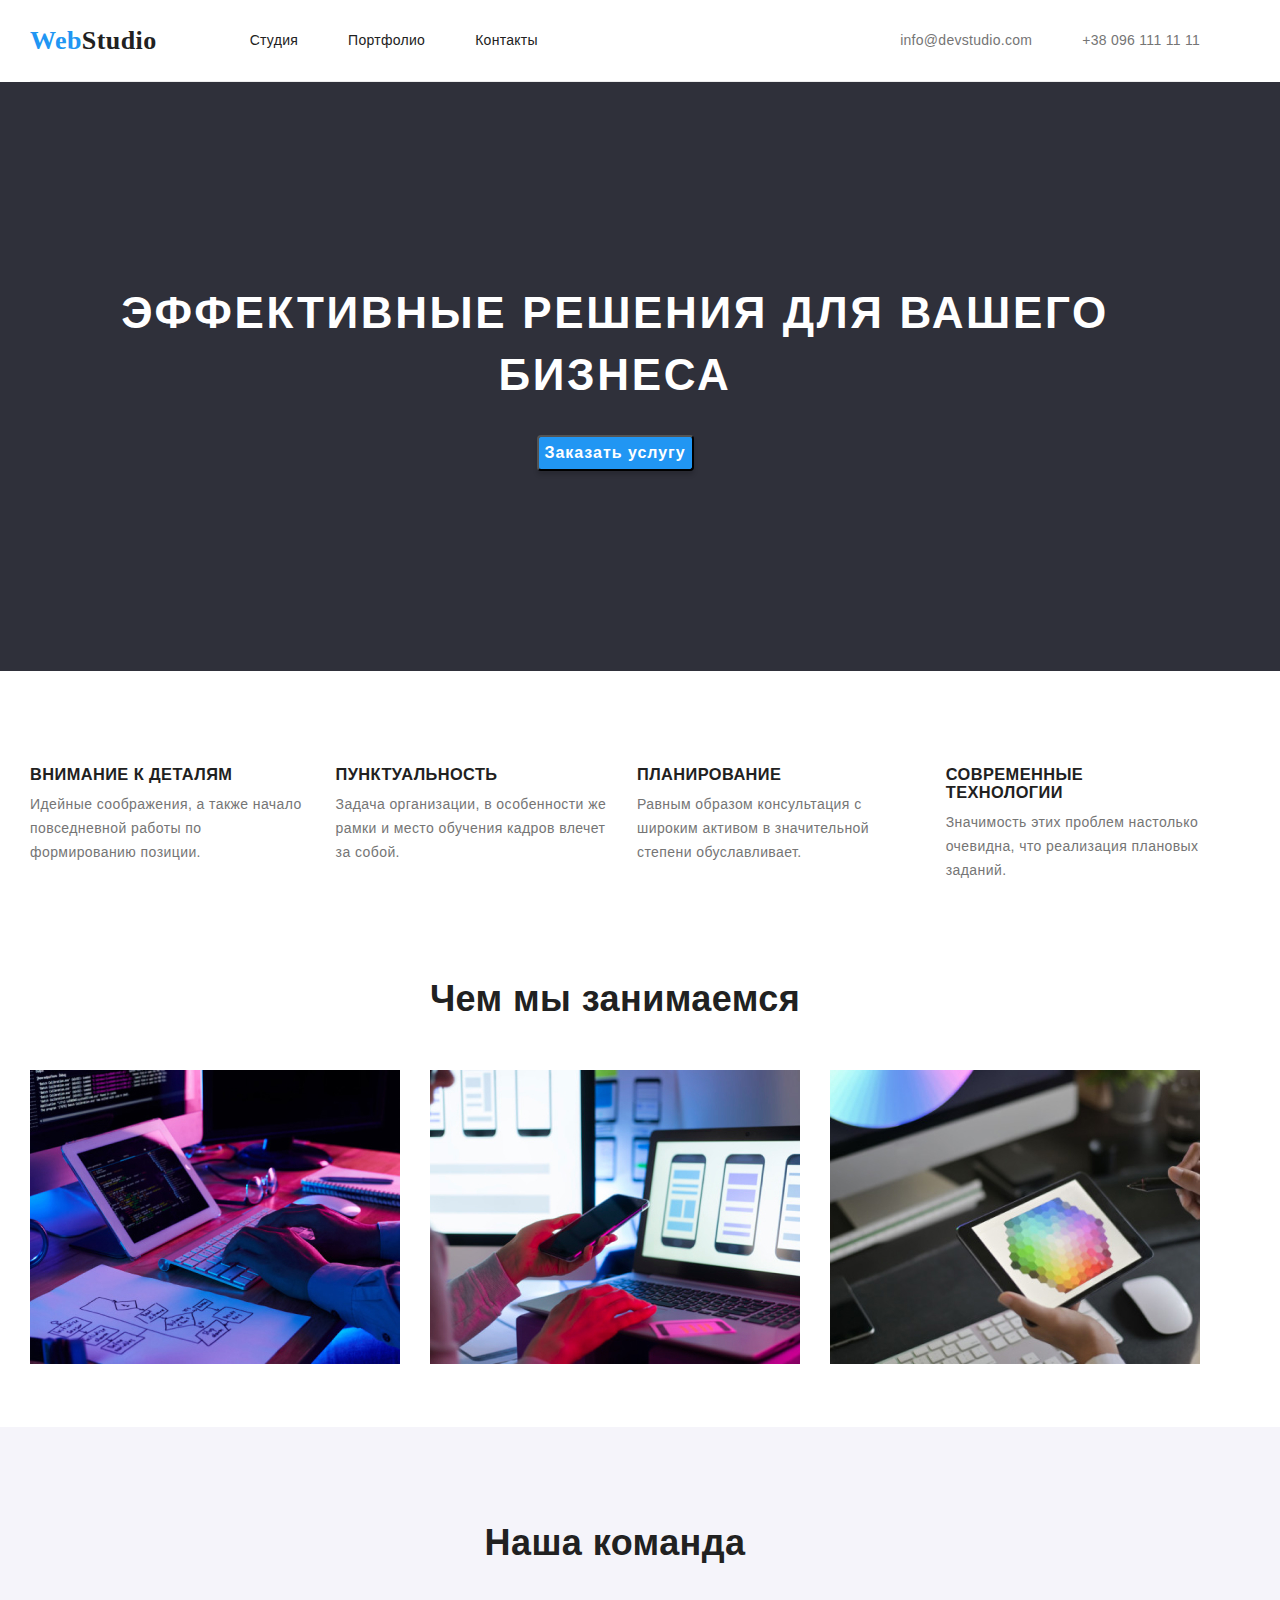
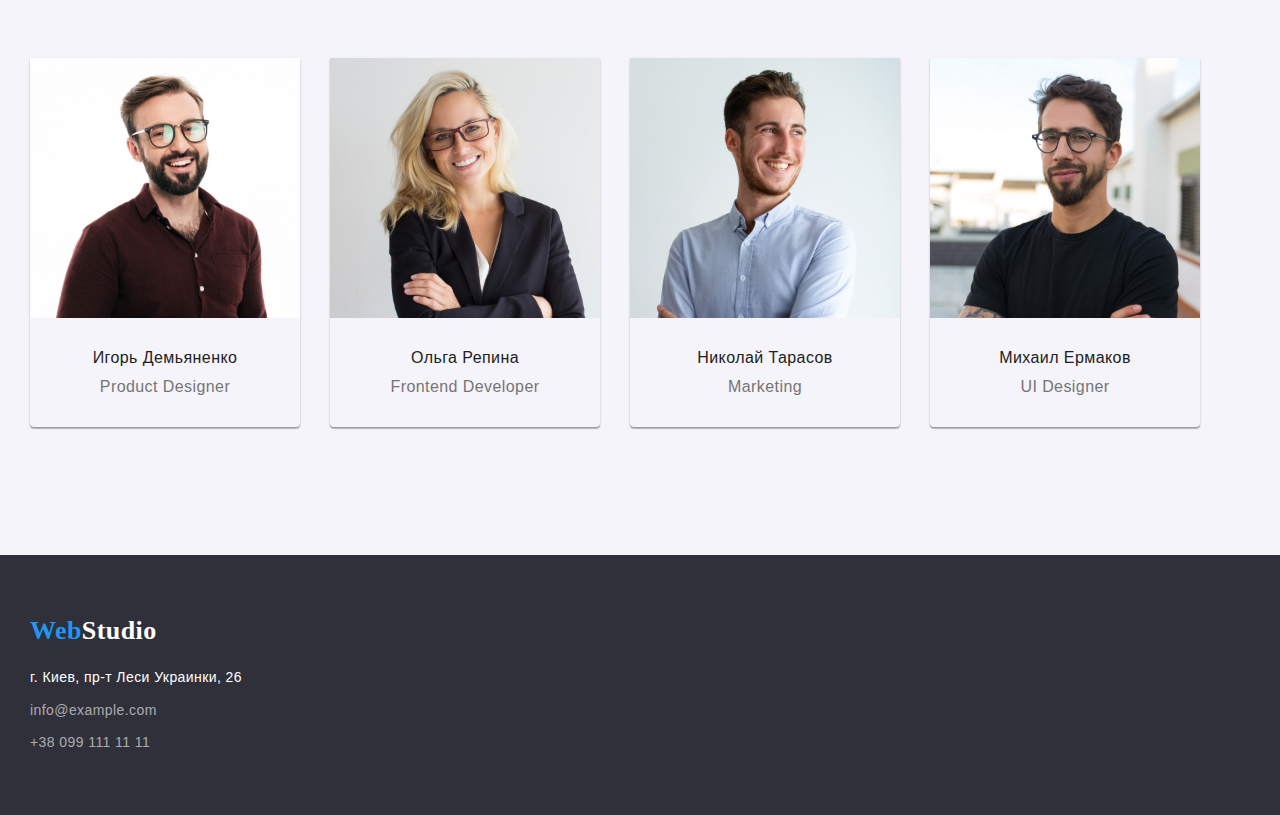
<file: index.html>
<!DOCTYPE html>
<html lang="en">
<head>
    <meta charset="UTF-8">
    <meta http-equiv="X-UA-Compatible" content="IE=edge">
    <meta name="viewport" content="width=device-width, initial-scale=1.0">
    <title>Студия</title>
    <link rel="stylesheet" href="https://cdnjs.cloudflare.com/ajax/libs/modern-normalize/1.1.0/modern-normalize.min.css">
    <link rel="stylesheet" href="./css/styles.css">
</head>
<body>
    <header class="header">
<!--header navigation-->
        <div class="container">
            <div class="page-header">
                <nav class="nav-header">
                    <a href="" class="logo-header">
                        Web<span class="studio-logo">Studio</span>
                    </a>
                    <ul class="header-list">
                        <li class="header-point"><a href="" class="header-links">Студия</a></li>
                        <li class="header-point"><a href="./portfolio.html" class="header-links">Портфолио</a></li>
                        <li class="header-point"><a href="" class="header-links">Контакты</a></li>
                    </ul>
                </nav>
                <ul class="telemail-list">
                    <li class="telemail-point"><a href="mailto:info@devstudio.com" class="header-info">info@devstudio.com</a></li>
                    <li class="telemail-point"><a href="tel:+380961111111" class="header-info">+38 096 111 11 11</a></li>
                </ul>
            </div>
        </div>
    </header>
    <main>
        <section class="decisions">
                <!--service order-->
            <div class="container">
                <h1 class="decision-text">Эффективные решения для вашего бизнеса</h1>
                <button type="button" class="button">Заказать услугу</button>
            </div>
        </section>
        <section class="features-section">
            <div class="container">
                <h2 hidden>Наши преимущества</h2>
                <!--main directions-->
                <ul class="features-list">
                    <li class="features-point">
                        <h3 class="name-features">Внимание к деталям</h3>
                        <p class="text-features">Идейные соображения, а также начало повседневной работы по формированию позиции.</p>
                    </li>
                    <li class="features-point">
                        <h3 class="name-features">Пунктуальность</h3>
                        <p class="text-features">Задача организации, в особенности же рамки и место обучения кадров влечет за собой.</p>
                    </li>
                    <li class="features-point">
                        <h3 class="name-features">Планирование</h3>
                        <p class="text-features">Равным образом консультация с широким активом в значительной степени обуславливает.</p>
                    </li>
                    <li class="features-point">
                        <h3 class="name-features">Современные технологии</h3>
                        <p class="text-features">Значимость этих проблем настолько очевидна, что реализация плановых заданий.</p>
                    </li>
                </ul>
            </div>
        </section>
        <section class="our-actions">
            <div class="container">
                <h2 class="action-text">Чем мы занимаемся</h2>
                <ul class="our-actions-list">
    <!--our fotos-->
                    <li class="our-actions-point"><img src="./images/photo1.jpg" alt="Клавиатура" width="370" height="294"></li>
                    <li class="our-actions-point"><img src="./images/photo2.jpg" alt="Ноутбук" width="370" height="294"></li>
                    <li class="our-actions-point"><img src="./images/photo3.jpg" alt="Планшет" width="370" height="294"></li>
                </ul>
            </div>
        </section>
        <section class="team-section">
<!--our team-->
            <div class="container">
                <h2 class="our-team">Наша команда</h2>
                <ul class="our-team-list">
                    <li class="our-team-point">
                        <img src="./images/igordemianenko.jpg" alt="Фото Игоря Демьяненко" width="270" height="260">
                        <div class="prof-name-container">
                            <h3 class="specialists-name">Игорь Демьяненко</h3>
                            <p class="specialists-profession">Product Designer</p>
                        </div>
                    </li>
                    <li class="our-team-point">
                        <img src="./images/olgarepina.jpg" alt="Фото Ольги Репиной" width="270" height="260">
                        <div class="prof-name-container">
                            <h3 class="specialists-name">Ольга Репина</h3>
                            <p class="specialists-profession">Frontend Developer</p>
                        </div>
                    </li>
                    <li class="our-team-point">
                        <img src="./images/nikolaytarasov.jpg" alt="Фото Николая Тарасова" width="270" height="260">
                        <div class="prof-name-container">
                            <h3 class="specialists-name">Николай Тарасов</h3>
                            <p class="specialists-profession">Marketing</p>
                        </div>
                    <li class="our-team-point">
                        <img src="./images/michailermakov.jpg" alt="Фото Михаила Ермакова" width="270" height="260">
                        <div class="prof-name-container">
                            <h3 class="specialists-name">Михаил Ермаков</h3>
                            <p class="specialists-profession">UI Designer</p>
                        </div>
                    </li>
                </ul>
            </div>
        </section>
    </main>
    <footer class="footer">
    <!--footer-->
        <div class="container">
            <a href="" class="logo-footer">
                Web<span class="logo-studio-footer">Studio</span>
            </a>
            <address>
                <ul class="address-list">
                    <li class="address-point"><a href="" class="local-address">г. Киев, пр-т Леси Украинки, 26</a></li>
                    <li class="address-point"><a href="mailto:info@example.com" class="emailtel">info@example.com</a></li>
                    <li class="address-point"><a href="tel:+380991111111" class="emailtel">+38 099 111 11 11</a></li>
                </ul>
            </address>
        </div>
    </footer>
</body>
</html>
</file>
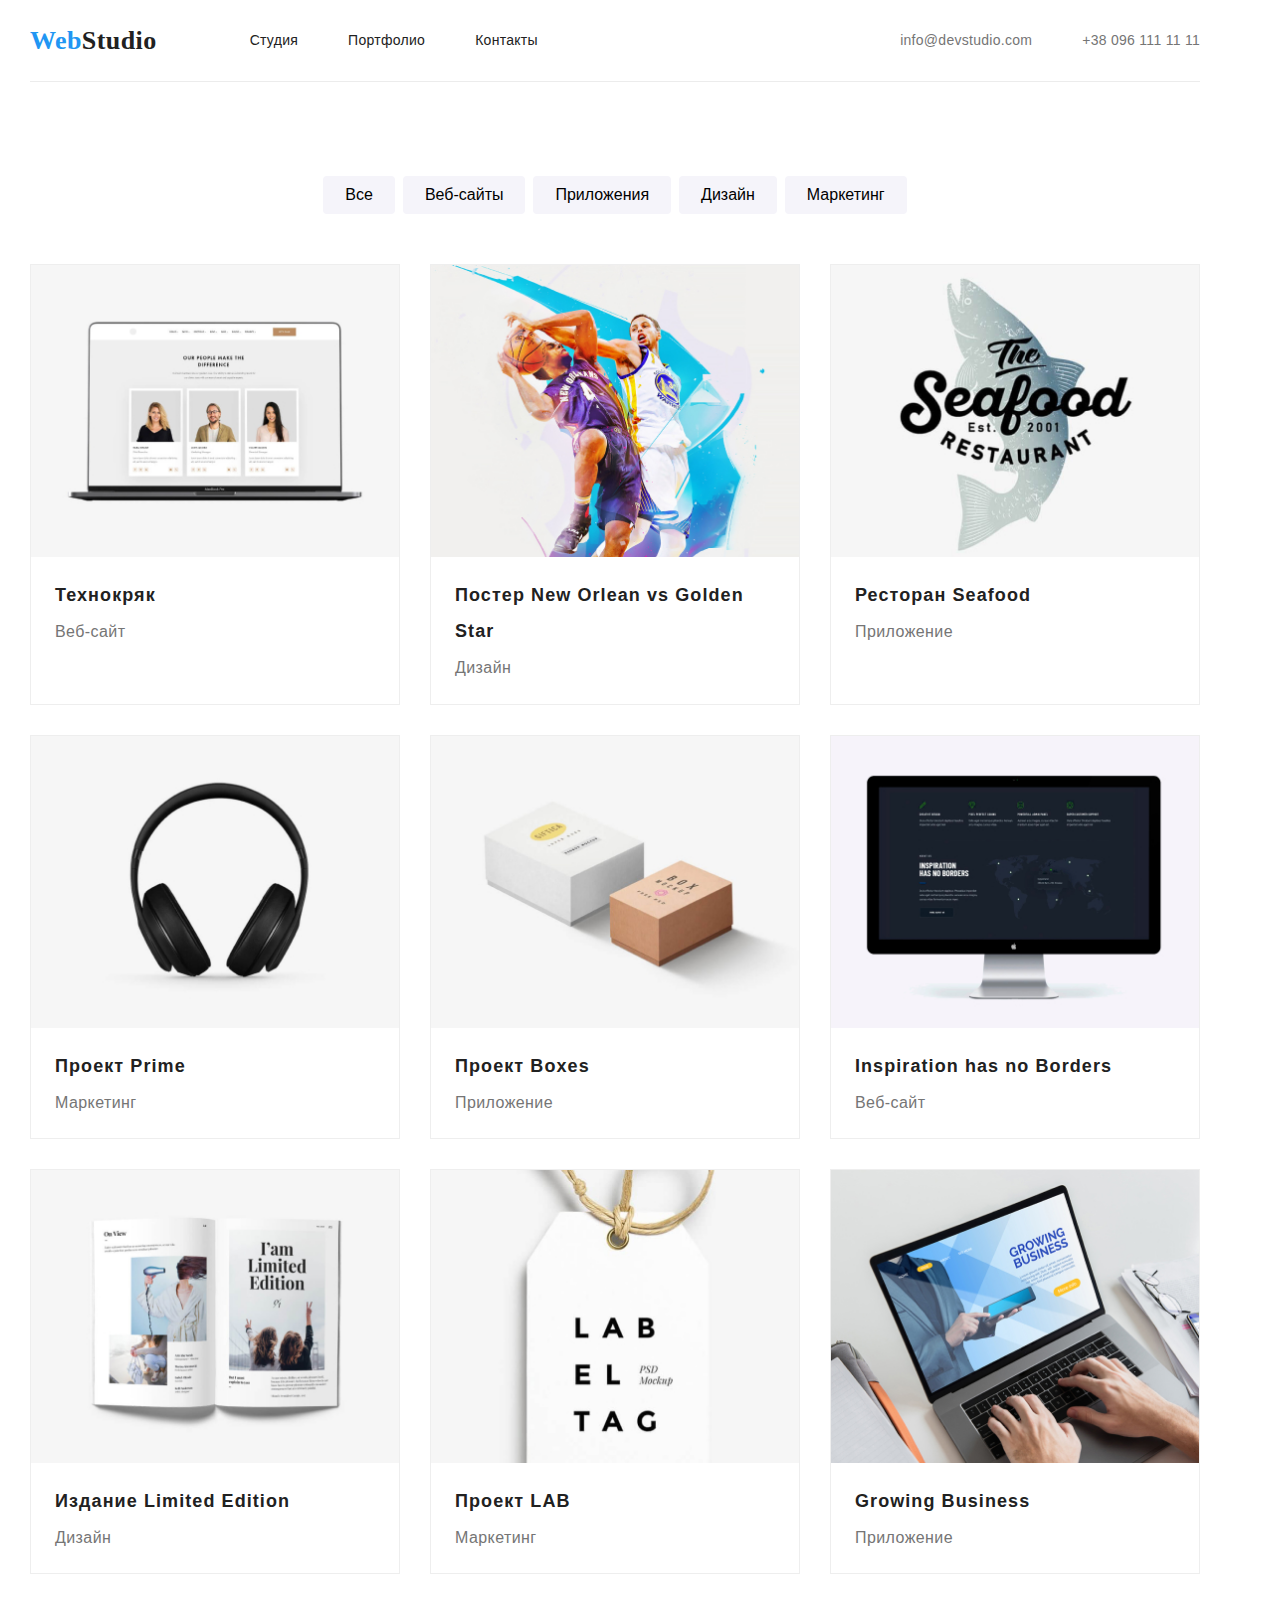
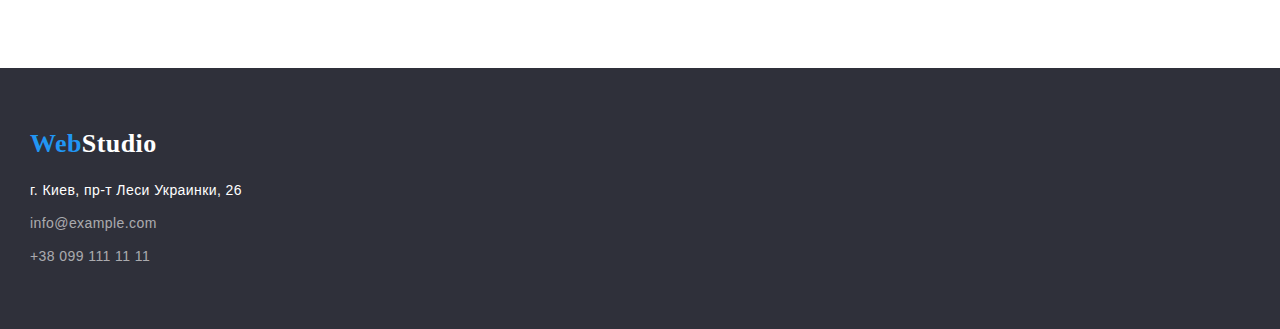
<file: portfolio.html>
<!DOCTYPE html>
<html lang="en">
<head>
    <meta charset="UTF-8">
    <meta http-equiv="X-UA-Compatible" content="IE=edge">
    <meta name="viewport" content="width=device-width, initial-scale=1.0">
    <title>Портфолио</title>
    <link rel="stylesheet" href="https://cdnjs.cloudflare.com/ajax/libs/modern-normalize/1.1.0/modern-normalize.min.css">
    <link rel="stylesheet" href="./css/styles.css">
</head>
<body>
    <header class="header">
        <!--header navigation-->
        <div class="container">
            <nav>
                <div class="page-header">
                    <a href="" class="logo-header">
                        Web<span class="studio-logo">Studio</span>
                    </a>
                    <ul class="header-list">
                        <li class="header-point"><a href="./index.html" class="header-links">Студия</a></li>
                        <li class="header-point"><a href="./portfolio.html" class="header-links">Портфолио</a></li>
                        <li class="header-point"><a href="" class="header-links">Контакты</a></li>
                    </ul>
                    <ul class="telemail-list">
                        <li class="telemail-point"><a href="mailto:info@devstudio.com" class="header-info">info@devstudio.com</a></li>
                        <li class="telemail-point"><a href="tel:+380961111111" class="header-info">+38 096 111 11 11</a>
                        </li>
                    </ul>
                </div>
            </nav>
        </div>
    </header>
    <main>
        <div class="container">
            <section class="project-section">
                <h1 hidden>Кнопки</h1>
                <ul class="button-list">
                    <li class="button-point"><button type="button" class="project-type-button">Все</button></li>
                    <li class="button-point"><button type="button" class="project-type-button">Веб-сайты</button></li>
                    <li class="button-point"><button type="button" class="project-type-button">Приложения</button></li>
                    <li class="button-point"><button type="button" class="project-type-button">Дизайн</button></li>
                    <li class="button-point"><button type="button" class="project-type-button">Маркетинг</button></li>
                </ul>
                <ul class="project-list">
                    <li class="project-point">
                        <a href="" class="project-button">
                            <img src="./images/portfolioimages/technocryak.jpg" alt="Технокряк" width="370" height="294" class="project-image">
                            <div class="project-baggage">
                                <h2 class="project-topic">Технокряк</h2>
                                <p class="project-type">Веб-сайт</p>
                            </div>
                        </a>
                    </li>
                    <li class="project-point">
                        <a href="" class="project-button">
                            <img src="./images/portfolioimages/posterneworleanvsgoldenstar.jpg" alt="Постер New Orlean vs Golden Star" width="370" height="294" class="project-image">
                            <div class="project-baggage">
                                <h2 class="project-topic">Постер New Orlean vs Golden Star</h2>
                                <p class="project-type">Дизайн</p>
                            </div>
                        </a>
                    </li>
                    <li class="project-point">
                        <a href="" class="project-button">
                            <img src="./images/portfolioimages/restaurantseafood.jpg" alt="Ресторан Seafood" width="370" height="294" class="project-image">
                            <div class="project-baggage">
                                <h2 class="project-topic">Ресторан Seafood</h2>
                                <p class="project-type">Приложение</p>
                            </div>
                        </a>
                    </li>
                    <li class="project-point">
                        <a href="" class="project-button">
                            <img src="./images/portfolioimages/projectprime.jpg" alt="Проект Prime" width="370" height="294" class="project-image">
                            <div class="project-baggage">
                                <h2 class="project-topic">Проект Prime</h2>
                                <p class="project-type">Маркетинг</p>
                            </div>
                        </a>
                    </li>
                    <li class="project-point">
                        <a href="" class="project-button">
                            <img src="./images/portfolioimages/projectboxes.jpg" alt="Проект Boxes" width="370" height="294" class="project-image">
                            <div class="project-baggage">
                                <h2 class="project-topic">Проект Boxes</h2>
                                <p class="project-type">Приложение</p>
                            </div>
                        </a>
                    </li>
                    <li class="project-point">
                        <a href="" class="project-button">
                            <img src="./images/portfolioimages/inspirationhasnoborders.jpg" alt="Inspiration has no Borders" width="370" height="294" class="project-image">
                            <div class="project-baggage">
                                <h2 class="project-topic">Inspiration has no Borders</h2>
                                <p class="project-type">Веб-сайт</p>
                            </div>
                        </a>
                    </li>
                    <li class="project-point">
                        <a href="" class="project-button">
                            <img src="./images/portfolioimages/limitededition.jpg" alt="Издание Limited Edition" width="370" height="294" class="project-image">
                            <div class="project-baggage">
                                <h2 class="project-topic">Издание Limited Edition</h2>
                                <p class="project-type">Дизайн</p>
                            </div>
                        </a>
                    </li>
                    <li class="project-point">
                        <a href="" class="project-button">
                            <img src="./images/portfolioimages/projectlab.jpg" alt="Проект LAB" width="370" height="294" class="project-image">
                            <div class="project-baggage">
                                <h2 class="project-topic">Проект LAB</h2>
                                <p class="project-type">Маркетинг</p>
                            </div>
                        </a>
                    </li>
                    <li class="project-point">
                        <a href="" class="project-button">
                            <img src="./images/portfolioimages/growingbusiness.jpg" alt="Growing Business" width="370" height="294" class="project-image">
                            <div class="project-baggage">
                                <h2 class="project-topic">Growing Business</h2>
                                <p class="project-type">Приложение</p>
                            </div>
                        </a>
                    </li>
                </ul>
            </section>
        </div>
    </main>
    <footer class="footer">
        <!--footer-->
        <div class="container">
            <div class="page-footer">
                <a href="" class="logo-footer">
                    Web<span class="logo-studio-footer">Studio</span>
                </a>
                <address>
                    <ul class="address-list">
                        <li class="address-point"><a href="" class="local-address">г. Киев, пр-т Леси Украинки, 26</a></li>
                        <li class="address-point"><a href="mailto:info@example.com" class="emailtel">info@example.com</a>
                        </li>
                        <li class="address-point"><a href="tel:+380991111111" class="emailtel">+38 099 111 11 11</a></li>
                    </ul>
                </address>
            </div>
        </div>
    </footer>
</body>
</html>
</file>
<file: css/styles.css>
:root {
  --main-color: #212121;
  --second-color: #757575;
  --link-color: #2196f3;
  --white-color: #ffffff;
  --background-color: #e5e5e5;
  --first-background-color: #2f303a;
  --second-background-color: #f5f4fa;
}

/* общие селекторы */
html {
  box-sizing: border-box;
}

*,
*::before,
*::after {
  box-sizing: inherit;
}

body {
  font-family: Roboto, sans-serif;
  font-size: 14px;
  letter-spacing: 0.03em;
  background-color: var(--white-color);
  color: var(--main-color);
}

/* Дал заголовкам, абзацам и спискам нулевые отступы */
h1,
h2,
h3,
h4,
h5,
h6,
p,
ul {
  margin: 0;
  padding: 0;
}

.container {
  max-width: 1200px;
  padding-left: 15px;
  padding-right: 15px;
  margin-left: 15px;
  margin-right: 15px;
}

/* шапка сайта */
.header {
  background-color: var(--white-color);
}

/* логотип в шапке */
.logo-header {
  display: block;
  margin: 25px 93px 25px 0;

  font-family: Raleway;
  font-weight: bold;
  font-size: 26px;
  line-height: 1.2;
  color: #2196f3;
  text-decoration: none;
}

.studio-logo {
  color: var(--main-color);
}

/* Контейнер для вместимости шапки шапки */
.page-header {
  display: flex;
  align-items: center;

  border-bottom: 1px solid #ececec;
}

/* нав */
.nav-header {
  display: flex;
}

/* список в шапке */
.header-list {
  display: flex;
  align-items: center;

  list-style-type: none;
}

/* пункты списка в шапке */
.header-list .header-point + .header-point {
  margin-left: 50px;
}

/* кнопки списка в шапке */
.header-links {
  display: flex;

  padding-top: 32px;
  padding-bottom: 32px;

  font-weight: 500;
  line-height: 1.1;
  letter-spacing: 0.02em;
  text-decoration: none;
  color: var(--main-color);
}

.header-links:hover {
  color: var(--link-color);
}

/* список почты и телефона */
.telemail-list {
  display: flex;
  align-items: center;

  margin-left: auto;

  list-style-type: none;
}

.telemail-list .telemail-point + .telemail-point {
  margin-left: 50px;
}

/* кнопки почты и телефона */
.header-info {
  font-weight: 500;
  line-height: 1.1;
  letter-spacing: 0.02em;
  text-decoration: none;
  color: var(--second-color);
}

.header-info:hover {
  color: var(--link-color);
}

/* как заказать услугу */
.decisions {
  text-align: center;
  padding: 200px 0;

  background-color: var(--first-background-color);
}

/* текст */
.decision-text {
  margin-bottom: 30px;
  font-weight: 900;
  font-size: 44px;
  line-height: 1.4;
  text-align: center;
  letter-spacing: 0.06em;
  text-transform: uppercase;
  color: var(--white-color);
}

/* кнопка заказа */
.button {
  font-family: inherit;
  font-weight: bold;
  font-size: 16px;
  line-height: 30px;
  letter-spacing: 0.06em;

  color: var(--white-color);
  background-color: var(--link-color);
  box-shadow: 0px 4px 4px rgba(0, 0, 0, 0.15);
  border-radius: 4px;
  cursor: pointer;
}

/* секция особенностей */
.features-section {
  padding: 94px 0;
}

/* список особенностей */
.features-list {
  display: flex;
  justify-content: center;

  list-style-type: none;
}

/* пункты особенностей */
.features-point:not(:last-child) {
  margin-right: 30px;
}

/* заголовки особенностей */
.name-features {
  margin-bottom: 10px;

  font-weight: bold;
  line-height: 1.1;
  text-transform: uppercase;
}

/* текст особенностей */
.text-features {
  font-weight: normal;
  line-height: 1.7;
  color: var(--second-color);
}

/* секция наших занятий */
.our-actions {
  padding-bottom: 60px;

  text-align: center;
}

/* чем мы занимаемся */
.action-text {
  margin-bottom: 50px;

  font-weight: bold;
  font-size: 36px;
  line-height: 1.2;
}

/* список фото того, чем мы занимаемся */
.our-actions-list {
  display: flex;
  justify-content: center;

  list-style-type: none;
}

/* элементы списка фото того, чем мы занимаемся */
.our-actions-point:not(:last-child) {
  margin-right: 30px;
}

/* секция команды */
.team-section {
  padding: 94px 0 128px 0;

  background-color: var(--second-background-color);
}
/* наша команда */
.our-team {
  margin-bottom: 94px;

  font-weight: bold;
  font-size: 36px;
  line-height: 1.2;
  text-align: center;
}

/* список нашей команды */
.our-team-list {
  display: flex;
  justify-content: space-between;

  list-style-type: none;
}

/* пункты списка нашей команды */
.our-team-point {
  display: flex;
  flex-direction: column;

  box-shadow: 0px 1px 3px rgba(0, 0, 0, 0.12), 0px 1px 1px rgba(0, 0, 0, 0.14),
    0px 2px 1px rgba(0, 0, 0, 0.2);
  border-radius: 0px 0px 4px 4px;
}
.our-team-point:not(:last-child) {
  margin-right: 30px;
}

/* контейнер с именами и профессиями сотрудников */
.prof-name-container {
  margin: 30px 60px;
}

/* имена сотрудников */
.specialists-name {
  margin-bottom: 10px;

  font-weight: 500;
  font-size: 16px;
  line-height: 1.2;
  text-align: center;
}

/* профессии сотрудников */
.specialists-profession {
  font-weight: normal;
  font-size: 16px;
  line-height: 1.2;
  text-align: center;
  color: var(--second-color);
}

/* подвал сайта */
.footer {
  padding: 60px 0;
  background-color: var(--first-background-color);
}

/* логотип в подвале */
.logo-footer {
  display: block;
  margin-bottom: 20px;

  font-family: Raleway;
  font-weight: bold;
  font-size: 26px;
  line-height: 1.2;
  color: #2196f3;
  text-decoration: none;
}
.logo-studio-footer {
  color: var(--white-color);
}

/* список адресов */
.address-list {
  list-style-type: none;
}

/* элементы списка адресов */
.address-point:not(:last-child) {
  margin-bottom: 9px;
}

/* локальный адресс */
.local-address {
  font-style: normal;
  font-weight: normal;
  font-size: 14px;
  line-height: 1.7;
  color: var(--white-color);
  text-decoration: none;
}
.local-address:hover {
  color: var(--link-color);
}

/* e-mail и телефон */
.emailtel {
  font-style: normal;
  font-weight: normal;
  font-size: 14px;
  line-height: 1.7;
  color: rgba(255, 255, 255, 0.6);
  text-decoration: none;
}
.emailtel:hover {
  color: var(--link-color);
}

/* PORTFOLIO PAGE */

.project-section {
  padding: 94px 0;
}

/* список кнопок для выбора типа проекта */
.button-list {
  display: flex;
  justify-content: center;
  margin-bottom: 50px;
  margin-right: auto;
  margin-left: auto;

  list-style-type: none;
}

/* элементы списка кнопок для выбора типа проекта */
.button-point:not(:last-child) {
  margin-right: 8px;
}

/* кнопки для выбора типа проекта */
.project-type-button {
  padding: 6px 22px;

  font-family: inherit;
  font-weight: 500;
  font-size: 16px;
  line-height: 1.6;
  text-align: center;
  border: none;
  border-radius: 4px;
  background-color: var(--second-background-color);
}

.project-type-button:hover {
  color: var(--white-color);
  background-color: var(--link-color);
  cursor: pointer;
  box-shadow: 0px 3px 1px rgba(0, 0, 0, 0.1), 0px 1px 2px rgba(0, 0, 0, 0.08),
    0px 2px 2px rgba(0, 0, 0, 0.12);
}

/* список проекта */
.project-list {
  display: flex;
  flex-wrap: wrap;
  margin-top: -30px;
  margin-left: -30px;

  list-style-type: none;
}

/* кнопки проектов */
.project-button {
  display: block;

  color: var(--main-color);

  text-decoration: none;
}

.project-point {
  margin-top: 30px;
  margin-left: 30px;
  flex-basis: calc((100% - 90px) / 3);

  border: 1px solid #eeeeee;
}

/* фото проектов */
.project-image {
  display: block;
  width: 100%;
  height: auto;
}

/* контейнер для стилизации и позиционирования заголовков и типов проектов */
.project-baggage {
  /* margin: 20px 24px; */
}

/* заголовки проектов */
.project-topic {
  margin-bottom: 4px;
  padding-top: 20px;
  padding-left: 24px;
  padding-right: 24px;

  font-weight: bold;
  font-size: 18px;
  line-height: 2;
  letter-spacing: 0.06em;
}

/* тип проекта */
.project-type {
  padding-bottom: 20px;
  padding-left: 24px;
  padding-right: 24px;

  font-weight: normal;
  font-size: 16px;
  line-height: 1.9;
  color: var(--second-color);
}
</file>
